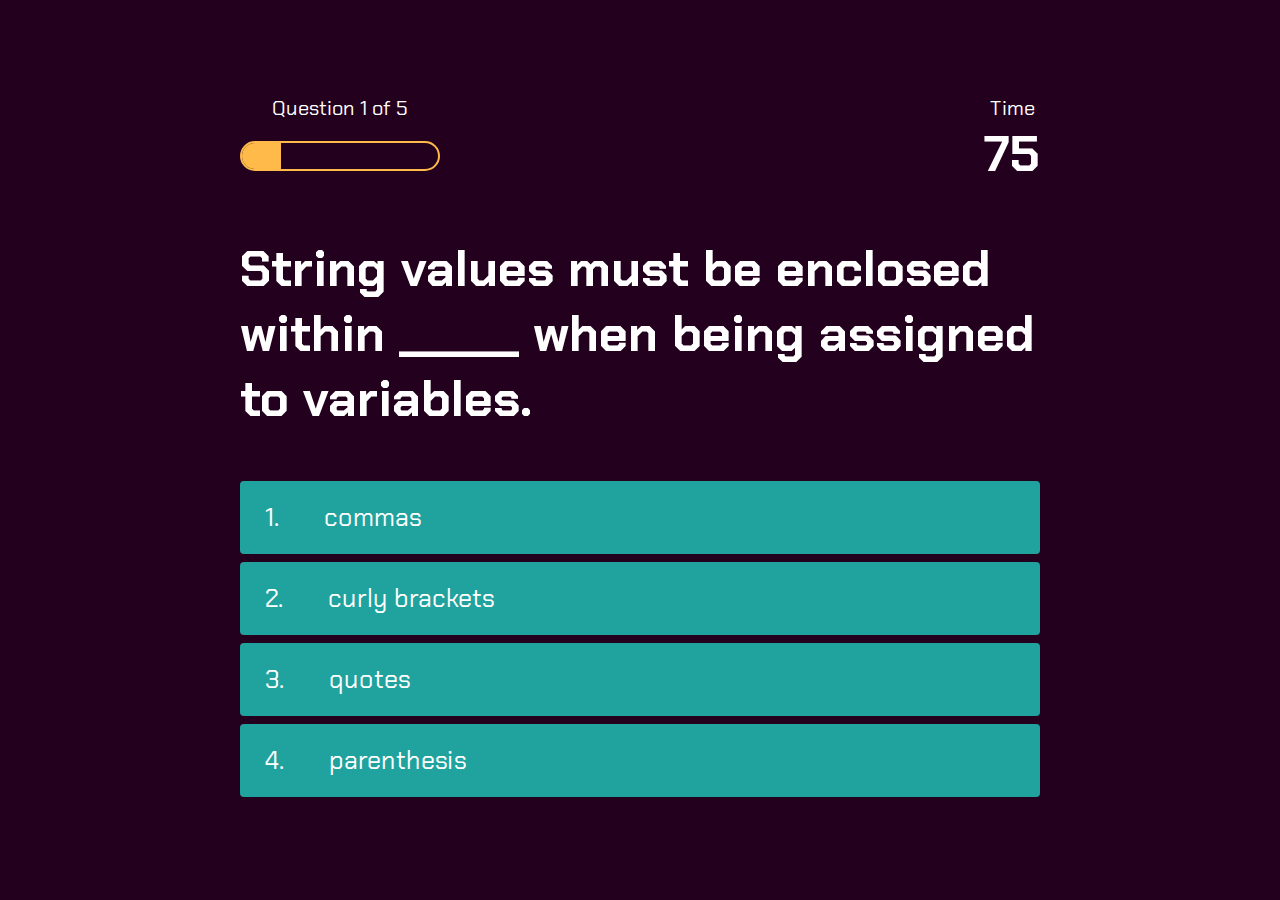
<file: game.html>
<!DOCTYPE html>
<html lang="en">

<head>
    <meta charset="UTF-8" />
    <meta http-equiv="X-UA-Compatible" content="IE=edge" />
    <meta name="viewport" content="width=device-width, initial-scale=1.0" />
    <title>Quiz Page</title>
    <link rel="stylesheet" href="./assets/css/style.css" />
    <link rel="stylesheet" href="./assets/css/game.css" />
</head>

<body>

    <div class="container">
        <div id="game" class="justify-center flex-column">

            <div id="hud">
                <div class="hud-item">
                    <p id="progressText" class="hud-prefix">Question</p>
                    <div id="progressBar">
                        <div id="progressBarFull"></div>
                    </div>
                </div>

                <div class="hud-item">
                    <p class="hud-prefix">Time</p>
                    <h1 class="hud-main-text" id="score">75</h1>
                </div>

            </div>

            <h1 id="question">What is the answer to this question?</h1>
            <div class="choice-container">
                <p class="choice-prefix">1.</p>
                <p class="choice-text" data-number="1">Choice1</p>
            </div>

            <div class="choice-container">
                <p class="choice-prefix">2.</p>
                <p class="choice-text" data-number="2">Choice2</p>
            </div>

            <div class="choice-container">
                <p class="choice-prefix">3.</p>
                <p class="choice-text" data-number="3">Choice3</p>
            </div>

            <div class="choice-container">
                <p class="choice-prefix">4.</p>
                <p class="choice-text" data-number="4">Choice4</p>
            </div>
        </div>
    </div>

    <script src="./assets/js/game.js"></script>
</body>

</html>
</file>
<file: assets/css/style.css>
/* Google font */
@import url('https://fonts.googleapis.com/css2?family=Chakra+Petch:wght@300&display=swap');

:root {
    background-color: rgb(35, 0, 30);
}

* {
    box-sizing: border-box;
    margin: 0;
    padding: 0;
    font-size: 62.5%;
    /* Google font */
    font-family: 'Chakra Petch', sans-serif;
}

h1 {
    font-size: 5rem;
    color: #fff;
    margin-bottom: 5rem;
}

h2 {
    font-size: 4.2rem;
    margin-bottom: 4rem;
}

#h2-text {
    font-size: 2.4rem;
    color: #fff;
    text-align: center;
}

/* main body container */
.container {
    width: 100vw;
    height: 100vh;
    display: flex;
    justify-content: center;
    align-items: center;
    max-width: 80rem;
    margin: 0 auto;
    padding: 2rem;
}

/* flex attributes used in multiple places as a class */
.flex-column {
    display: flex;
    flex-direction: column;
}

.flex-center {
    justify-content: center;
    align-items: center;
}

.justify-center {
    justify-content: center;
}

/* button css to use on start, play again, and home buttons */
.btn {
    font-size: 2.4rem;
    padding: 2rem 0;
    width: 30rem;
    text-align: center;
    margin-bottom: 1rem;
    text-decoration: none;
    color:rgb(28, 26, 26);
    background: linear-gradient(90deg, rgb(34, 170, 166) 0%, rgb(32, 163, 158) 100%);
    border-radius: 4px;
}

.btn:hover {
    cursor: pointer;
    box-shadow: 0 0.4rem 1.4rem 0 rgba(51, 215, 209, 0.6);
    transition: transform 150ms;
    transform: scale(1.03);
}

/* disable function so that you have to enter in a value to submit */
.btn[disabled]:hover {
    cursor: not-allowed;
    box-shadow: none;
    transform: none;
}

#highscore-btn {
    background: linear-gradient(90deg, rgb(255, 177, 51) 0%, rgb(255, 186, 73) 100%);
}

#highscore-btn:hover {
    box-shadow: 0 0.4rem 1.4rem 0 rgba(255, 200, 112, 0.6);
}

.fa-crown {
    font-size: 2.5rem;
    margin-left: 1rem;
}

/* End Page CSS */
.end-form-container {
    width: 100%;
    display: flex;
    flex-direction: column;
    align-items: center;
    max-width: 30rem;
}

#finalScore {
    text-align: center;
}

input {
    margin-bottom: 1rem;
    width: 20rem;
    padding: 1.5rem;
    font-size: 1.8rem;
    border: none;
    box-shadow: 0 0.1rem 1.4rem 0 rgba(86, 185, 235, 0.5);
}

input::placeholder {
    color: #aaa;
}

#username {
    margin-bottom: 3rem;
    width: 100%;
    outline: none;
}

#end-text {
    font-size: 2.4rem;
    color: #fff;
    text-align: center;
}

#saveScoreBtn {
    border: none;
}

.fa-house {
    margin-left: 1rem;
    font-size: 2rem;
    color: rgb(35, 0, 30);
}
</file>
<file: assets/css/game.css>
body {
    color: #fff;
}

/* answer buttons */
.choice-container {
    display: flex;
    margin-bottom: 0.8rem;
    widows: 100%;
    border-radius: 4px;
    background: rgb(32, 163, 158);
    font-size: 4rem;
    min-width: 80rem;
}

.choice-container:hover {
    cursor: pointer;
    box-shadow: 0 0.4rem 1.4rem 0 rgba(51, 215, 209, 0.6);
    transform: scale(1.02);
    transition: transform 100ms;
}

.choice-prefix {
    padding: 2rem 2.5rem;
    color: #fff;
}

.choice-text {
    padding: 2rem;
    width: 100%;
}

/* highlight if question is answered correctly */
.correct {
    background: linear-gradient(32deg, rgb(11, 223, 145) 0%, rgb(41, 232, 82) 100%);
}

/* highlight if question is answered incorrectly */
.incorrect {
    background: linear-gradient(32deg, rgba(233, 32, 32, 1) 0%, rgba(237, 69, 69, 1) 100%);
}

/* heads up display css */
#hud {
    display: flex;
    justify-content: space-between;
}

.hud-prefix {
    text-align: center;
    font-size: 2rem;
}

.hud-main-text {
    text-align: center;
}

#progressBar {
    width: 20rem;
    height: 3rem;
    border: 0.2rem solid rgb(255, 186, 73);
    margin-top: 2rem;
    border-radius: 50px;
    overflow: hidden;
}

#progressBarFull {
    height: 100%;
    background: rgb(255, 186, 73);
    width: 0%;
}

/* media query */
@media screen and (max-width: 768px) {
    .choice-container {
        min-width: 40rem;
    }
}
</file>
